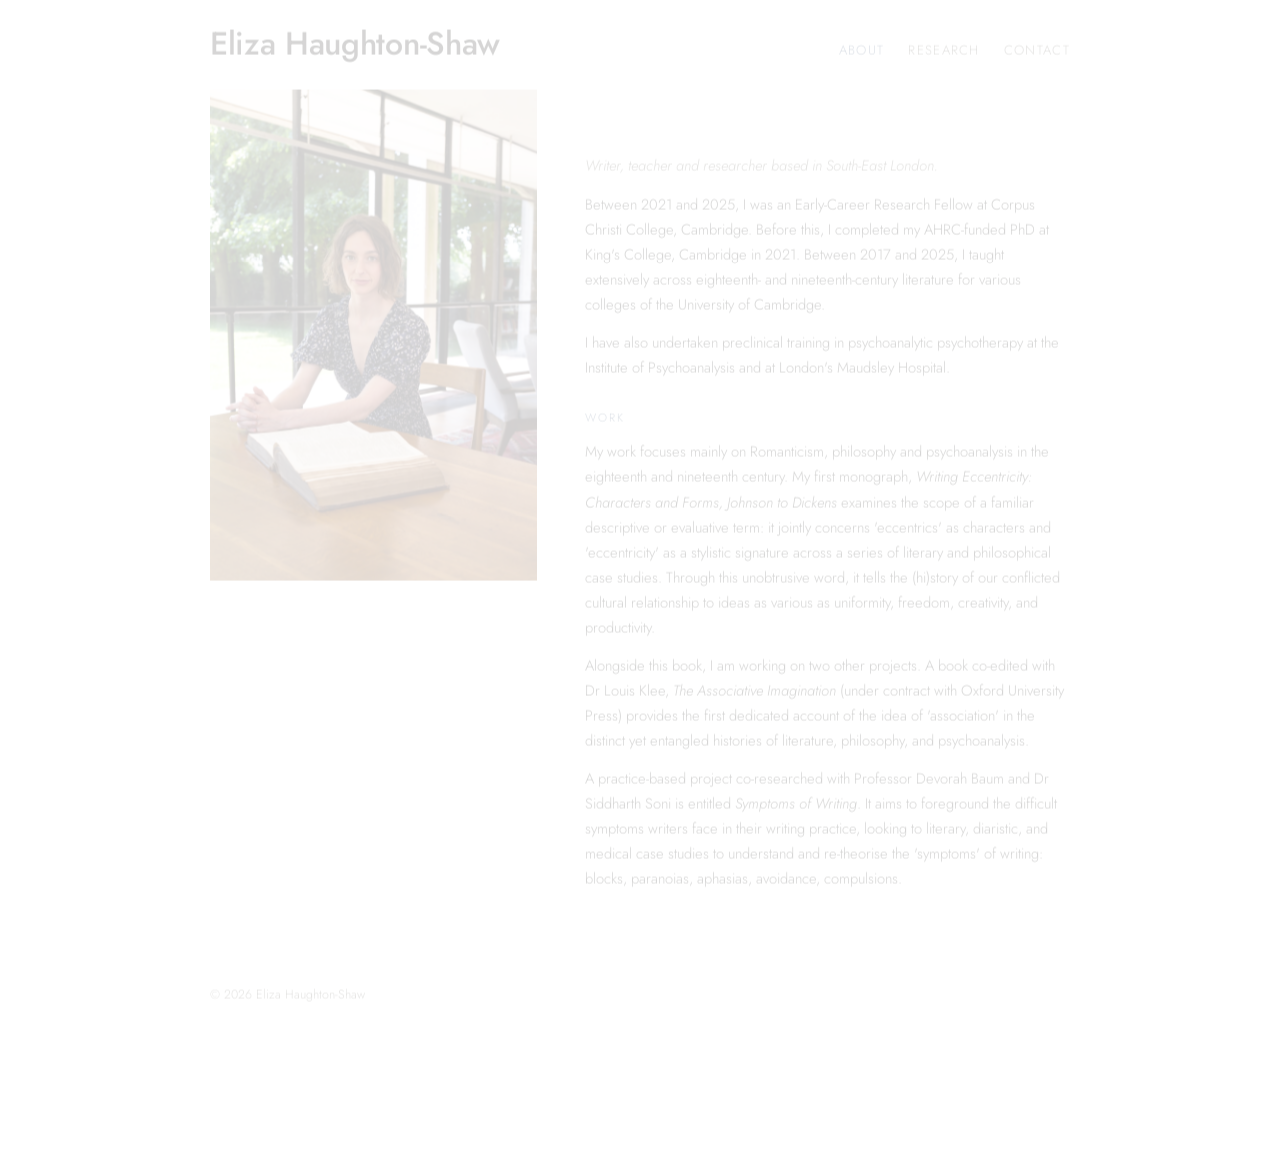
<file: index.html>
<!DOCTYPE html>
<html>
  <head>
    <meta charset="UTF-8" />
    <meta http-equiv="refresh" content="0; url=about.html" />
    <link rel="canonical" href="about.html" />
    <title>Redirecting...</title>
  </head>
  <body></body>
</html>
</file>
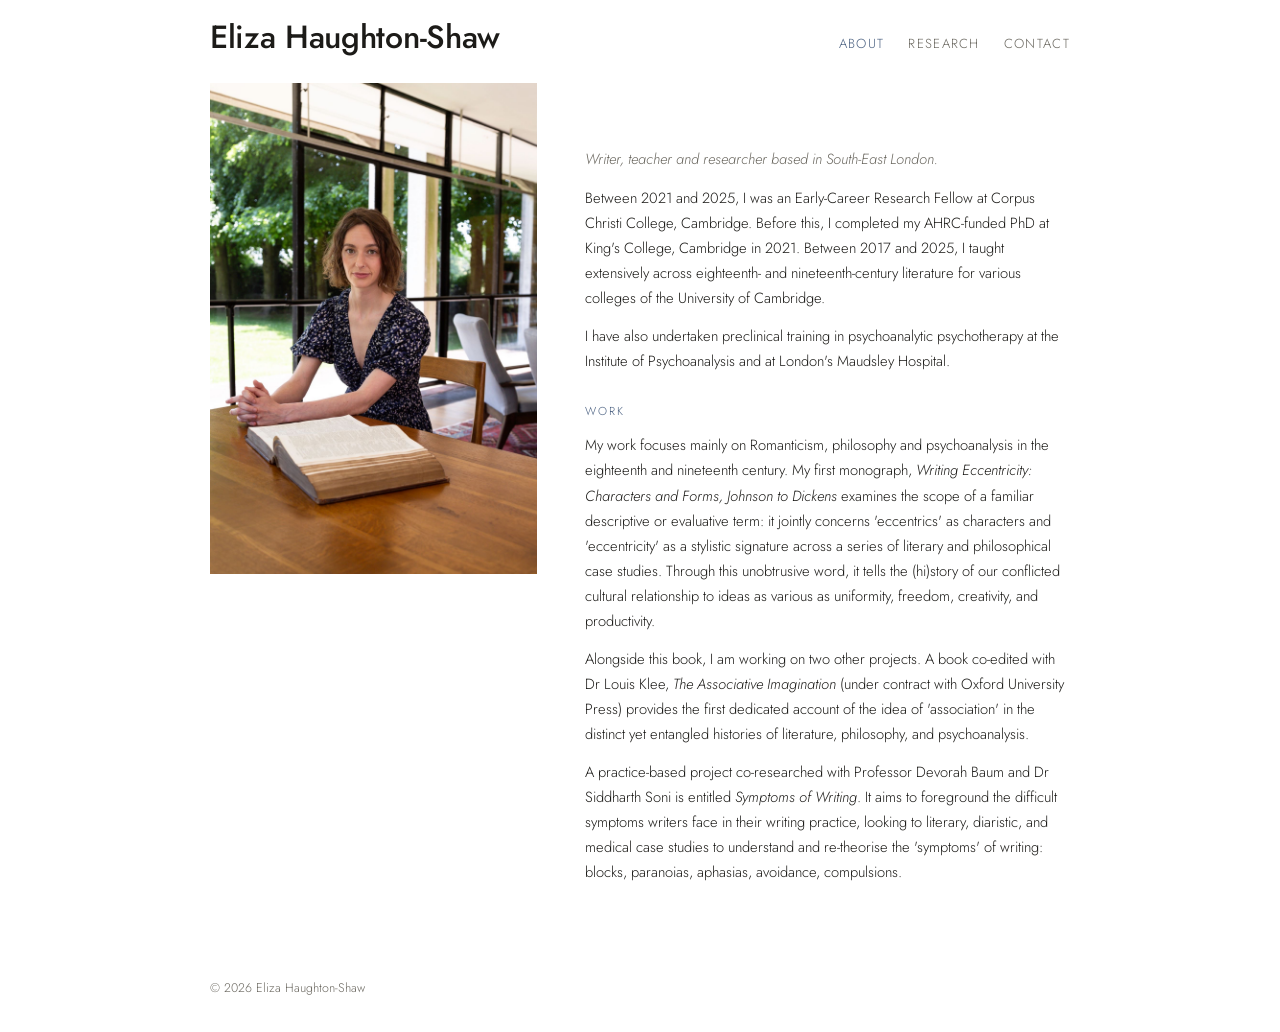
<file: about.html>
<!DOCTYPE html>
<html lang="en">
<head>
  <meta charset="UTF-8" />
  <meta name="viewport" content="width=device-width, initial-scale=1.0" />
  <title>Eliza Haughton-Shaw — Writer & Researcher</title>
  <meta name="description" content="Writer, teacher and researcher based in South-East London. Working on Romanticism, philosophy and psychoanalysis." />

  <link rel="preconnect" href="https://fonts.googleapis.com" />
  <link rel="preconnect" href="https://fonts.gstatic.com" crossorigin />
  <link href="https://fonts.googleapis.com/css2?family=Jost:wght@300;400;500&display=swap" rel="stylesheet" />

  <link rel="stylesheet" href="style.css" />

  <style>
    /* ── ABOUT PAGE LAYOUT ────────────────────────────────────
       Full-height photo on the left, all text content on the right.
       The photo column is 38% of the page width.
       ✏️  To adjust the photo width, change the 38% below.     */
    .about-layout {
      display: grid;
      grid-template-columns: 38% 1fr;
      gap: 0 3rem;
      align-items: start;
    }

    /* Photo fills its column fully */
    .photo-col img {
      width: 100%;
      height: auto;
      display: block;
      object-fit: cover;
      object-position: center top;
    }

    /* Text column: name/nav already in header above,
       this holds bio and work sections */
    .text-col {
      padding-top: 4rem;
    }

    .intro-line {
      font-size: 0.92rem;
      color: var(--mid);
      margin-bottom: 1.25rem;
      font-style: italic;
      font-family: var(--sans);
    }

    /* Space between bio sections */
    .text-col p { margin-bottom: 0.9em; }

    .text-col .label { margin-top: 1.75rem; }

    /* Tags sit at the bottom — moved here from about page */
    .tags-section { margin-top: 1.75rem; }

    @media (max-width: 640px) {
      .about-layout {
        grid-template-columns: 1fr;
      }
      .photo-col img {
        max-height: 55vw;
        object-fit: cover;
        object-position: top;
        margin-bottom: 1.5rem;
      }
    }
  </style>
</head>
<body>
<div class="page">

  <header class="site-header">
    <a class="site-name" href="about.html">Eliza Haughton-Shaw</a>
    <nav>
      <a href="about.html" class="active">About</a>
      <a href="research.html">Research</a>
      <a href="contact.html">Contact</a>
    </nav>
  </header>

  <main>
    <div class="about-layout">

      <!-- ── LEFT: PHOTO ──────────────────────────────────────
           ✏️  photo.jpg should be in the same folder as this file.
           Change src="photo.jpg" if you rename the file.         -->
      <div class="photo-col">
        <img
          src="photo.jpg"
          alt="Portrait of Eliza Haughton-Shaw"
        />
      </div>

      <!-- ── RIGHT: ALL TEXT ──────────────────────────────── -->
      <div class="text-col">

        <!-- ✏️  CHANGE: one-line description -->
        <p class="intro-line">Writer, teacher and researcher based in South-East London.</p>

        <!-- ✏️  CHANGE: bio paragraphs. Use <em>Title</em> for italics. -->
        <p>
          Between 2021 and 2025, I was an Early-Career Research Fellow at
          Corpus Christi College, Cambridge. Before this, I completed my
          AHRC-funded PhD at King's College, Cambridge in 2021. Between 2017
          and 2025, I taught extensively across eighteenth- and
          nineteenth-century literature for various colleges of the University
          of Cambridge.
        </p>
        <p>
          I have also undertaken preclinical training in psychoanalytic
          psychotherapy at the Institute of Psychoanalysis and at London's
          Maudsley Hospital.
        </p>

        <span class="label">Work</span>

        <!-- ✏️  CHANGE: main book / project paragraph -->
        <p>
          My work focuses mainly on Romanticism, philosophy and psychoanalysis in
          the eighteenth and nineteenth century. My first monograph,
          <em>Writing Eccentricity: Characters and Forms, Johnson to Dickens</em>
          examines the scope of a familiar descriptive or evaluative term: it
          jointly concerns 'eccentrics' as characters and 'eccentricity' as a
          stylistic signature across a series of literary and philosophical case
          studies. Through this unobtrusive word, it tells the (hi)story of our
          conflicted cultural relationship to ideas as various as uniformity,
          freedom, creativity, and productivity.
        </p>

        <!-- ✏️  CHANGE: other projects paragraph -->
        <p>
          Alongside this book, I am working on two other projects. A book
          co-edited with Dr Louis Klee, <em>The Associative Imagination</em>
          (under contract with Oxford University Press) provides the first
          dedicated account of the idea of 'association' in the distinct yet
          entangled histories of literature, philosophy, and psychoanalysis.
        </p>
        <p>
          A practice-based project co-researched with Professor Devorah Baum and
          Dr Siddharth Soni is entitled <em>Symptoms of Writing</em>. It aims to
          foreground the difficult symptoms writers face in their writing practice,
          looking to literary, diaristic, and medical case studies to understand
          and re-theorise the 'symptoms' of writing: blocks, paranoias, aphasias,
          avoidance, compulsions.
        </p>



      </div>
    </div>
  </main>

  <footer class="site-footer">
    &copy; <span id="yr"></span> Eliza Haughton-Shaw
  </footer>

</div>
<script>document.getElementById('yr').textContent = new Date().getFullYear();</script>
</body>
</html>
</file>
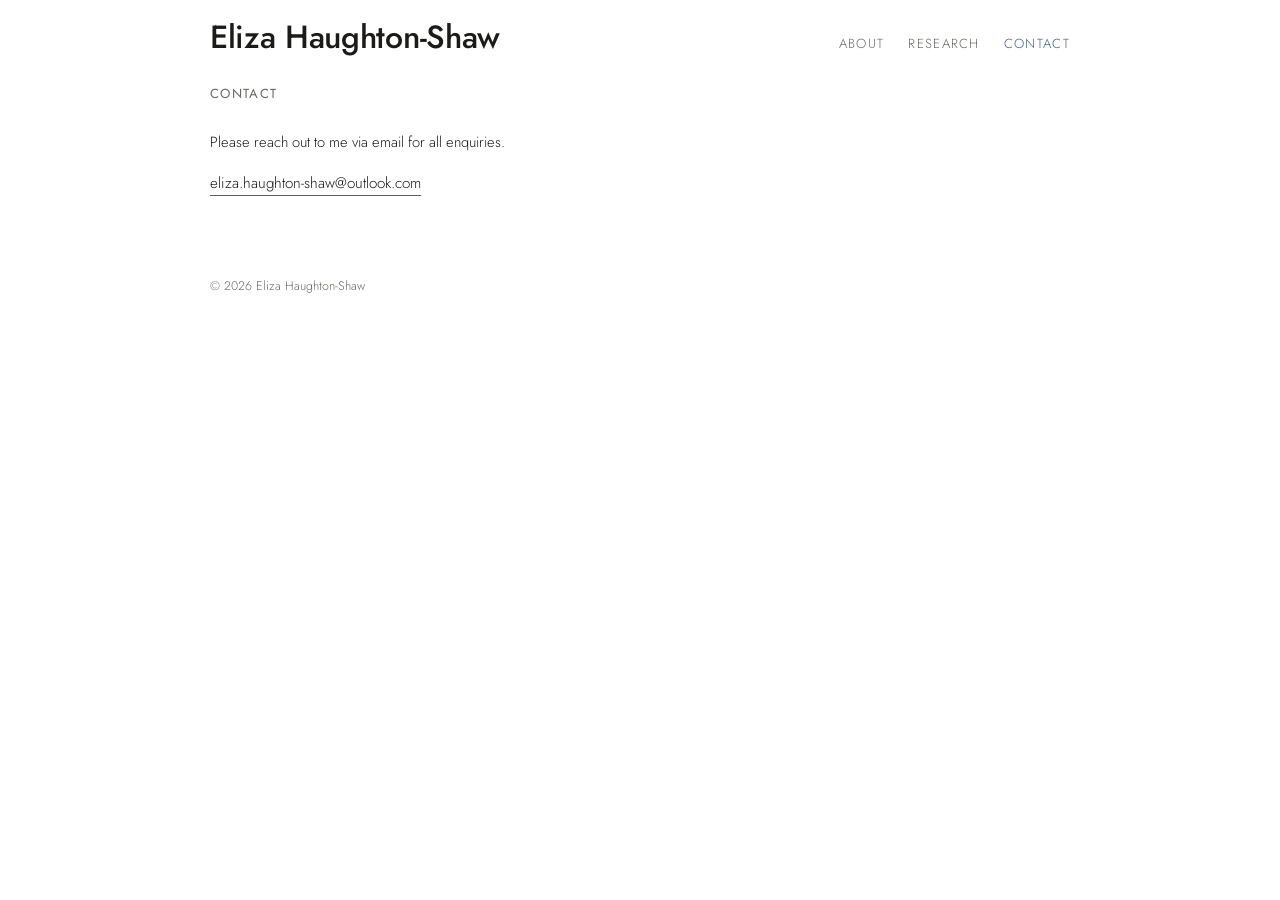
<file: contact.html>
<!DOCTYPE html>
<html lang="en">
<head>
  <meta charset="UTF-8" />
  <meta name="viewport" content="width=device-width, initial-scale=1.0" />
  <title>Contact — Eliza Haughton-Shaw</title>
  <meta name="description" content="Get in touch with Eliza Haughton-Shaw." />

  <link rel="preconnect" href="https://fonts.googleapis.com" />
  <link rel="preconnect" href="https://fonts.gstatic.com" crossorigin />
  <link href="https://fonts.googleapis.com/css2?family=Jost:wght@300;400;500&display=swap" rel="stylesheet" />

  <link rel="stylesheet" href="style.css" />

  <style>
    .contact-email {
      margin-top: 1rem;
      font-size: 0.95rem;
    }

    .contact-email a {
      color: var(--ink);
      text-decoration: none;
      border-bottom: 1px solid var(--accent);
      padding-bottom: 1px;
      transition: color 0.2s;
    }

    .contact-email a:hover { color: var(--accent); }
  </style>
</head>
<body>
<div class="page">

  <header class="site-header">
    <a class="site-name" href="about.html">Eliza Haughton-Shaw</a>
    <nav>
      <a href="about.html">About</a>
      <a href="research.html">Research</a>
      <a href="contact.html" class="active">Contact</a>
    </nav>
  </header>

  <main>
    <p class="page-title">Contact</p>

    <!-- ✏️  CHANGE: edit this blurb if you'd like different wording -->
    <p>Please reach out to me via email for all enquiries.</p>

    <!-- ✏️  CHANGE: update the email address in both the href (mailto:...)
         and the visible text between the <a> tags               -->
    <p class="contact-email">
      <a href="mailto:eliza.haughton-shaw@outlook.com">eliza.haughton-shaw@outlook.com</a>
    </p>
  </main>

  <footer class="site-footer">
    &copy; <span id="yr"></span> Eliza Haughton-Shaw
  </footer>

</div>
<script>document.getElementById('yr').textContent = new Date().getFullYear();</script>
</body>
</html>
</file>
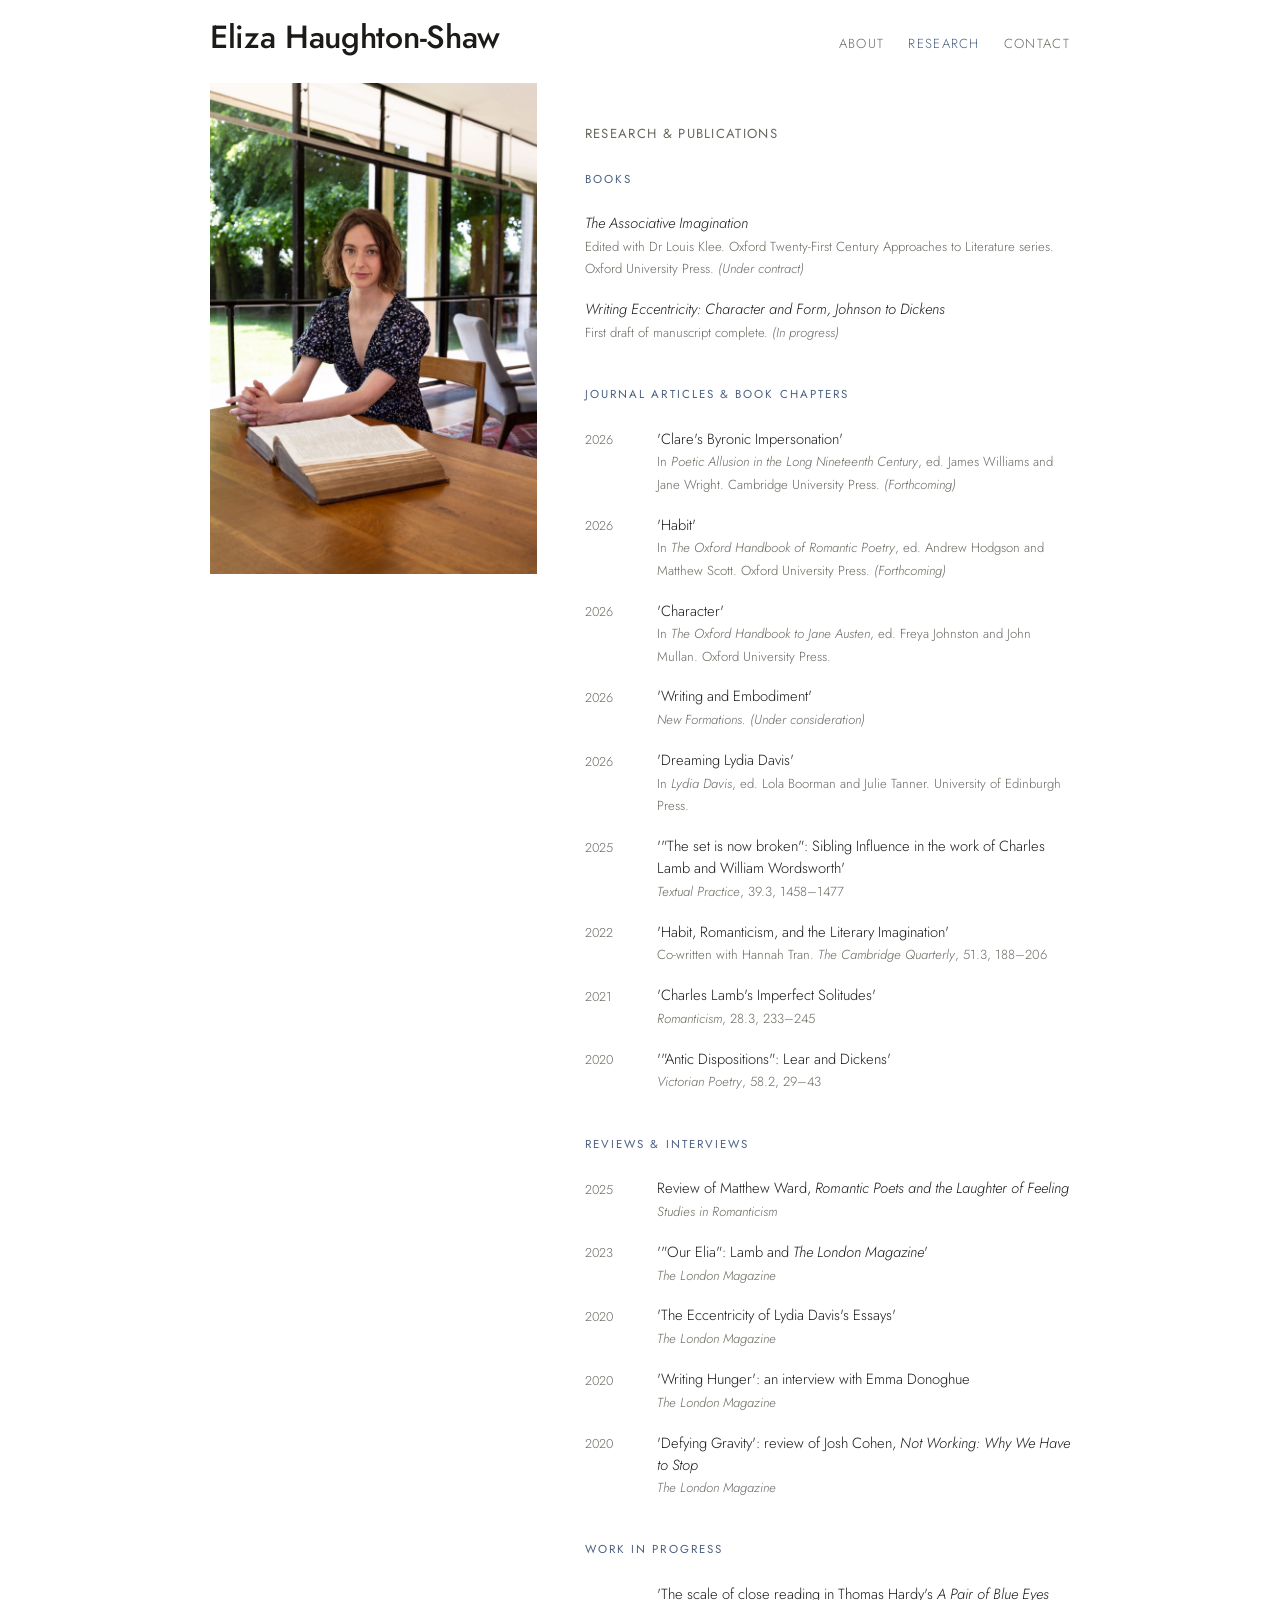
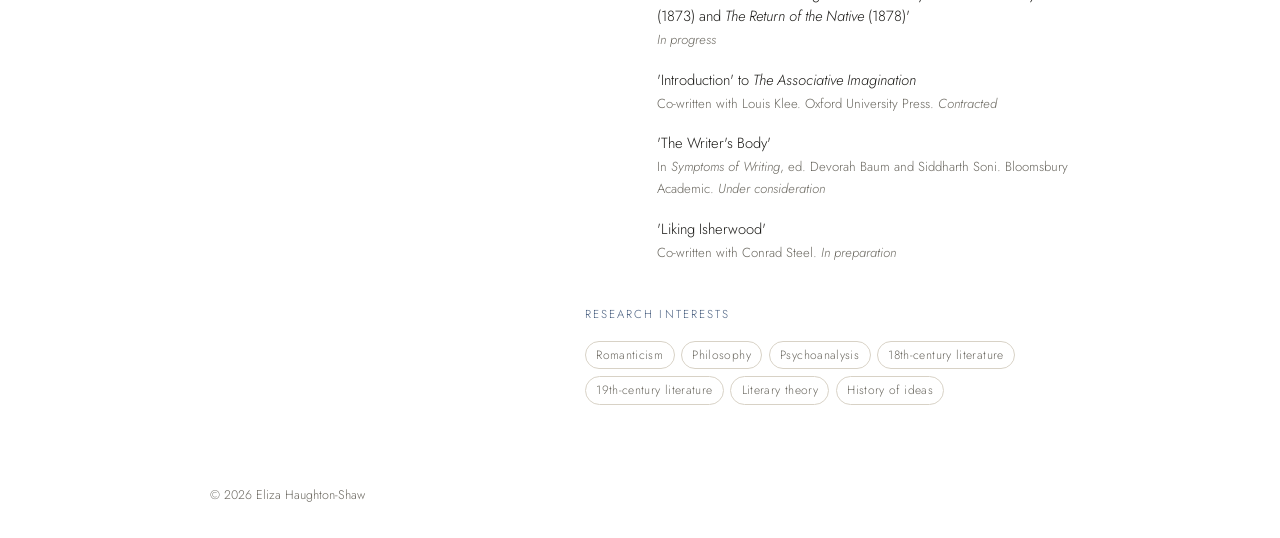
<file: research (2).html>
<!DOCTYPE html>
<html lang="en">
<head>
  <meta charset="UTF-8" />
  <meta name="viewport" content="width=device-width, initial-scale=1.0" />
  <title>Research — Eliza Haughton-Shaw</title>
  <meta name="description" content="Publications, journal articles, book chapters and work in progress." />

  <link rel="preconnect" href="https://fonts.googleapis.com" />
  <link rel="preconnect" href="https://fonts.gstatic.com" crossorigin />
  <link href="https://fonts.googleapis.com/css2?family=Jost:wght@300;400;500&display=swap" rel="stylesheet" />

  <link rel="stylesheet" href="style.css" />

  <style>
    /* ── TWO-COLUMN LAYOUT (matches about page) ───────────── */
    .research-layout {
      display: grid;
      grid-template-columns: 38% 1fr;
      gap: 0 3rem;
      align-items: start;
    }

    .photo-col img {
      width: 100%;
      height: auto;
      display: block;
      object-fit: cover;
      object-position: center top;
    }

    .research-content {
      padding-top: 2.5rem;
    }

    @media (max-width: 640px) {
      .research-layout { grid-template-columns: 1fr; }
      .photo-col img {
        max-height: 55vw;
        object-fit: cover;
        object-position: top;
        margin-bottom: 1.5rem;
      }
    }

    /* ── SECTION HEADING (Books, Articles, etc.) ──────────── */
    .pub-section-title {
      font-family: var(--sans);
      font-size: 0.72rem;
      font-weight: 400;
      letter-spacing: 0.18em;
      text-transform: uppercase;
      color: var(--accent);
      margin-bottom: 0.9rem;
      margin-top: 2rem;
    }

    .pub-section-title:first-of-type { margin-top: 0; }

    /* ── PUBLICATION LIST — no lines ──────────────────────── */
    .pub-list {
      list-style: none;
    }

    .pub-list li {
      display: grid;
      grid-template-columns: 3.5rem 1fr;
      gap: 0 1rem;
      padding: 0.55rem 0;
      /* No border — lines removed */
    }

    /* Year column */
    .pub-year {
      font-size: 0.8rem;
      color: var(--mid);
      padding-top: 0.1rem;
      white-space: nowrap;
    }

    /* Title line */
    .pub-title {
      font-size: 0.92rem;
      line-height: 1.5;
    }

    .pub-title a {
      color: var(--ink);
      text-decoration: none;
      border-bottom: 1px solid transparent;
      transition: border-color 0.2s, color 0.2s;
    }

    .pub-title a:hover {
      color: var(--accent);
      border-color: var(--accent);
    }

    /* Venue / detail line */
    .pub-venue {
      font-size: 0.82rem;
      color: var(--mid);
      margin-top: 0.1rem;
    }

    /* Status text inline — e.g. (forthcoming), (under consideration) */
    .pub-status {
      font-size: 0.82rem;
      color: var(--mid);
      font-style: italic;
      font-family: var(--sans);
    }

    /* Books section: no year column, simpler layout */
    .book-list {
      list-style: none;
    }

    .book-list li {
      padding: 0.55rem 0;
    }

    .book-title {
      font-size: 0.92rem;
      line-height: 1.5;
    }

    .book-detail {
      font-size: 0.82rem;
      color: var(--mid);
      margin-top: 0.1rem;
    }

    @media (max-width: 480px) {
      .pub-list li { grid-template-columns: 1fr; }
      .pub-year { margin-bottom: 0.1rem; }
    }
  </style>
</head>
<body>
<div class="page">

  <header class="site-header">
    <a class="site-name" href="about.html">Eliza Haughton-Shaw</a>
    <nav>
      <a href="about.html">About</a>
      <a href="research.html" class="active">Research</a>
      <a href="contact.html">Contact</a>
    </nav>
  </header>

  <main>
    <div class="research-layout">

      <!-- ── LEFT: PHOTO ──────────────────────────────────── -->
      <div class="photo-col">
        <img
          src="photo.jpg"
          alt="Portrait of Eliza Haughton-Shaw"
        />
      </div>

      <!-- ── RIGHT: PUBLICATIONS ──────────────────────────── -->
      <div class="research-content">
    <p class="page-title">Research &amp; Publications</p>

    <!-- ══════════════════════════════════════════════════════
         BOOKS
         ✏️  HOW TO EDIT:
           • Edit the title inside <em>...</em>
           • Edit the detail line (publisher, co-editor, status)
           • Add a new book: copy a <li>...</li> block
         ══════════════════════════════════════════════════════ -->
    <h2 class="pub-section-title">Books</h2>

    <ul class="book-list">

      <li>
        <div class="book-title">
          <em>The Associative Imagination</em>
        </div>
        <div class="book-detail">
          Edited with Dr Louis Klee. Oxford Twenty-First Century Approaches to Literature series.
          Oxford University Press. <span class="pub-status">(Under contract)</span>
        </div>
      </li>

      <li>
        <div class="book-title">
          <em>Writing Eccentricity: Character and Form, Johnson to Dickens</em>
        </div>
        <div class="book-detail">
          First draft of manuscript complete. <span class="pub-status">(In progress)</span>
        </div>
      </li>

    </ul>


    <!-- ══════════════════════════════════════════════════════
         JOURNAL ARTICLES & BOOK CHAPTERS
         ✏️  HOW TO EDIT:
           • Change the year in <div class="pub-year">
           • Edit the title, venue, and status text
           • To add a new entry: copy a <li>...</li> block
           • Status text goes inside <span class="pub-status">
         ══════════════════════════════════════════════════════ -->
    <h2 class="pub-section-title">Journal Articles &amp; Book Chapters</h2>

    <ul class="pub-list">

      <li>
        <div class="pub-year">2026</div>
        <div class="pub-body">
          <div class="pub-title">'Clare's Byronic Impersonation'</div>
          <div class="pub-venue">
            In <em>Poetic Allusion in the Long Nineteenth Century</em>,
            ed. James Williams and Jane Wright. Cambridge University Press.
            <span class="pub-status">(Forthcoming)</span>
          </div>
        </div>
      </li>

      <li>
        <div class="pub-year">2026</div>
        <div class="pub-body">
          <div class="pub-title">'Habit'</div>
          <div class="pub-venue">
            In <em>The Oxford Handbook of Romantic Poetry</em>,
            ed. Andrew Hodgson and Matthew Scott. Oxford University Press.
            <span class="pub-status">(Forthcoming)</span>
          </div>
        </div>
      </li>

      <li>
        <div class="pub-year">2026</div>
        <div class="pub-body">
          <div class="pub-title">'Character'</div>
          <div class="pub-venue">
            In <em>The Oxford Handbook to Jane Austen</em>,
            ed. Freya Johnston and John Mullan. Oxford University Press.
          </div>
        </div>
      </li>

      <li>
        <div class="pub-year">2026</div>
        <div class="pub-body">
          <div class="pub-title">'Writing and Embodiment'</div>
          <div class="pub-venue">
            <em>New Formations.</em>
            <span class="pub-status">(Under consideration)</span>
          </div>
        </div>
      </li>

      <li>
        <div class="pub-year">2026</div>
        <div class="pub-body">
          <div class="pub-title">'Dreaming Lydia Davis'</div>
          <div class="pub-venue">
            In <em>Lydia Davis</em>, ed. Lola Boorman and Julie Tanner.
            University of Edinburgh Press.
          </div>
        </div>
      </li>

      <li>
        <div class="pub-year">2025</div>
        <div class="pub-body">
          <div class="pub-title">'"The set is now broken": Sibling Influence in the work of Charles Lamb and William Wordsworth'</div>
          <div class="pub-venue"><em>Textual Practice</em>, 39.3, 1458–1477</div>
        </div>
      </li>

      <li>
        <div class="pub-year">2022</div>
        <div class="pub-body">
          <div class="pub-title">'Habit, Romanticism, and the Literary Imagination'</div>
          <div class="pub-venue">
            Co-written with Hannah Tran. <em>The Cambridge Quarterly</em>, 51.3, 188–206
          </div>
        </div>
      </li>

      <li>
        <div class="pub-year">2021</div>
        <div class="pub-body">
          <div class="pub-title">'Charles Lamb's Imperfect Solitudes'</div>
          <div class="pub-venue"><em>Romanticism</em>, 28.3, 233–245</div>
        </div>
      </li>

      <li>
        <div class="pub-year">2020</div>
        <div class="pub-body">
          <div class="pub-title">'"Antic Dispositions": Lear and Dickens'</div>
          <div class="pub-venue"><em>Victorian Poetry</em>, 58.2, 29–43</div>
        </div>
      </li>

    </ul>


    <!-- ══════════════════════════════════════════════════════
         REVIEWS & INTERVIEWS
         ══════════════════════════════════════════════════════ -->
    <h2 class="pub-section-title">Reviews &amp; Interviews</h2>

    <ul class="pub-list">

      <li>
        <div class="pub-year">2025</div>
        <div class="pub-body">
          <div class="pub-title">Review of Matthew Ward, <em>Romantic Poets and the Laughter of Feeling</em></div>
          <div class="pub-venue"><em>Studies in Romanticism</em></div>
        </div>
      </li>

      <li>
        <div class="pub-year">2023</div>
        <div class="pub-body">
          <div class="pub-title">'"Our Elia": Lamb and <em>The London Magazine</em>'</div>
          <div class="pub-venue"><em>The London Magazine</em></div>
        </div>
      </li>

      <li>
        <div class="pub-year">2020</div>
        <div class="pub-body">
          <div class="pub-title">'The Eccentricity of Lydia Davis's Essays'</div>
          <div class="pub-venue"><em>The London Magazine</em></div>
        </div>
      </li>

      <li>
        <div class="pub-year">2020</div>
        <div class="pub-body">
          <div class="pub-title">'Writing Hunger': an interview with Emma Donoghue</div>
          <div class="pub-venue"><em>The London Magazine</em></div>
        </div>
      </li>

      <li>
        <div class="pub-year">2020</div>
        <div class="pub-body">
          <div class="pub-title">'Defying Gravity': review of Josh Cohen, <em>Not Working: Why We Have to Stop</em></div>
          <div class="pub-venue"><em>The London Magazine</em></div>
        </div>
      </li>

    </ul>


    <!-- ══════════════════════════════════════════════════════
         WORK IN PROGRESS
         ✏️  Status appears as plain italic text within the entry.
         ══════════════════════════════════════════════════════ -->
    <h2 class="pub-section-title">Work in Progress</h2>

    <ul class="pub-list">

      <li>
        <div class="pub-year"></div>
        <div class="pub-body">
          <div class="pub-title">'The scale of close reading in Thomas Hardy's <em>A Pair of Blue Eyes</em> (1873) and <em>The Return of the Native</em> (1878)'</div>
          <div class="pub-venue"><span class="pub-status">In progress</span></div>
        </div>
      </li>

      <li>
        <div class="pub-year"></div>
        <div class="pub-body">
          <div class="pub-title">'Introduction' to <em>The Associative Imagination</em></div>
          <div class="pub-venue">
            Co-written with Louis Klee. Oxford University Press.
            <span class="pub-status">Contracted</span>
          </div>
        </div>
      </li>

      <li>
        <div class="pub-year"></div>
        <div class="pub-body">
          <div class="pub-title">'The Writer's Body'</div>
          <div class="pub-venue">
            In <em>Symptoms of Writing</em>, ed. Devorah Baum and Siddharth Soni. Bloomsbury Academic.
            <span class="pub-status">Under consideration</span>
          </div>
        </div>
      </li>

      <li>
        <div class="pub-year"></div>
        <div class="pub-body">
          <div class="pub-title">'Liking Isherwood'</div>
          <div class="pub-venue">
            Co-written with Conrad Steel.
            <span class="pub-status">In preparation</span>
          </div>
        </div>
      </li>

    </ul>

        <!-- ── RESEARCH INTEREST TAGS ────────────────────────
             ✏️  Add, remove, or rename tags freely.            -->
        <div class="tags-section" style="margin-top: 2rem;">
          <span class="label">Research interests</span>
          <div class="tags">
            <span class="tag">Romanticism</span>
            <span class="tag">Philosophy</span>
            <span class="tag">Psychoanalysis</span>
            <span class="tag">18th-century literature</span>
            <span class="tag">19th-century literature</span>
            <span class="tag">Literary theory</span>
            <span class="tag">History of ideas</span>
          </div>
        </div>

      </div><!-- end research-content -->
    </div><!-- end research-layout -->
  </main>

  <footer class="site-footer">
    &copy; <span id="yr"></span> Eliza Haughton-Shaw
  </footer>

</div>
<script>document.getElementById('yr').textContent = new Date().getFullYear();</script>
</body>
</html>
</file>
<file: style.css>
/* ═══════════════════════════════════════════════════════════════
   SHARED STYLES — eliza haughton-shaw website
   ───────────────────────────────────────────────────────────────
   HOW TO CUSTOMISE:
   • Colours  → edit the variables in :root below
   • Fonts    → replace the Google Fonts link in each HTML file
                and update --sans here
   • Width    → adjust --max (page width)
   ═══════════════════════════════════════════════════════════════ */

/* ── COLOUR & FONT VARIABLES ──────────────────────────────────
   Suggested accent swaps:
     Slate blue  →  #4a6080
     Forest      →  #3d5a3e
     Burgundy    →  #6d2b3d
     Warm ochre  →  #b07d3a  (current)
   ─────────────────────────────────────────────────────────── */
:root {
  --ink:     #1c1b18;
  --mid:     #6b6860;
  --light:   #d8d2c6;
  --paper:   #ffffff;
  --accent:  #4a6080;
  --max:     860px;
  --sans:    'Jost', system-ui, sans-serif;
}

/* ── RESET ────────────────────────────────────────────────── */
*, *::before, *::after { box-sizing: border-box; margin: 0; padding: 0; }
html { scroll-behavior: smooth; }

body {
  background: var(--paper);
  color: var(--ink);
  font-family: var(--sans);
  font-size: 0.92rem;
  font-weight: 300;
  line-height: 1.7;
  padding: 0 2rem;
}

/* ── PAGE WRAPPER ─────────────────────────────────────────── */
.page {
  max-width: var(--max);
  margin: 0 auto;
}

/* ── SITE HEADER — name and nav on same line ──────────────── */
.site-header {
  padding: 1.25rem 0 0.75rem;
  display: flex;
  flex-direction: row;
  align-items: baseline;
  justify-content: space-between;
  gap: 2.5rem;
  margin-bottom: 1rem;
}

.site-name {
  font-family: var(--sans);
  font-size: clamp(1.4rem, 3.5vw, 2rem);
  font-weight: 500;
  letter-spacing: -0.01em;
  line-height: 1.1;
  text-decoration: none;
  color: var(--ink);
  white-space: nowrap;
}

.site-name:hover { color: var(--accent); }

/* ── NAVIGATION ───────────────────────────────────────────── */
nav {
  display: flex;
  gap: 1.5rem;
  flex-wrap: wrap;
  align-items: baseline;
}

nav a {
  font-size: 0.82rem;
  letter-spacing: 0.1em;
  text-transform: uppercase;
  color: var(--mid);
  text-decoration: none;
  transition: color 0.2s;
}

nav a:hover { color: var(--accent); }

/* Active page: accent colour, no underline */
nav a.active { color: var(--accent); }

/* ── PAGE TITLE ───────────────────────────────────────────── */
.page-title {
  font-family: var(--sans);
  font-size: 0.82rem;
  font-weight: 400;
  color: var(--mid);
  letter-spacing: 0.1em;
  text-transform: uppercase;
  margin-bottom: 1.5rem;
}

/* ── BODY TEXT ────────────────────────────────────────────── */
p {
  font-size: 0.92rem;
  margin-bottom: 1em;
  max-width: 72ch;
}

p:last-child { margin-bottom: 0; }

em {
  font-style: italic;
  font-family: var(--sans);  /* prevents browser falling back to a serif italic */
}

a {
  color: var(--ink);
  text-decoration-color: var(--accent);
  text-underline-offset: 3px;
}

a:hover { color: var(--accent); }

/* ── SECTION LABEL ────────────────────────────────────────── */
.label {
  font-size: 0.72rem;
  letter-spacing: 0.18em;
  text-transform: uppercase;
  color: var(--accent);
  margin-bottom: 0.75rem;
  display: block;
}

/* ── DIVIDERS HIDDEN ─────────────────────────────────────── */
hr.divider { display: none; }

/* ── TAGS (research interests) ────────────────────────────── */
.tags {
  display: flex;
  flex-wrap: wrap;
  gap: 0.4rem;
  margin-top: 1rem;
}

.tag {
  font-size: 0.75rem;
  padding: 0.2rem 0.65rem;
  border: 1px solid var(--light);
  border-radius: 2rem;
  color: var(--mid);
  letter-spacing: 0.03em;
}

/* ── FOOTER ───────────────────────────────────────────────── */
.site-footer {
  padding: 2rem 0;
  margin-top: 3rem;
  font-size: 0.78rem;
  color: var(--mid);
}

/* ── PAGE FADE-IN ─────────────────────────────────────────── */
@keyframes fadeUp {
  from { opacity: 0; transform: translateY(8px); }
  to   { opacity: 1; transform: translateY(0); }
}

.page { animation: fadeUp 0.45s ease both; }

/* ── MOBILE ───────────────────────────────────────────────── */
@media (max-width: 600px) {
  body { padding: 0 1.1rem; }
  .site-header {
    flex-direction: column;
    gap: 0.75rem;
    padding-top: 1.75rem;
  }
}
</file>
